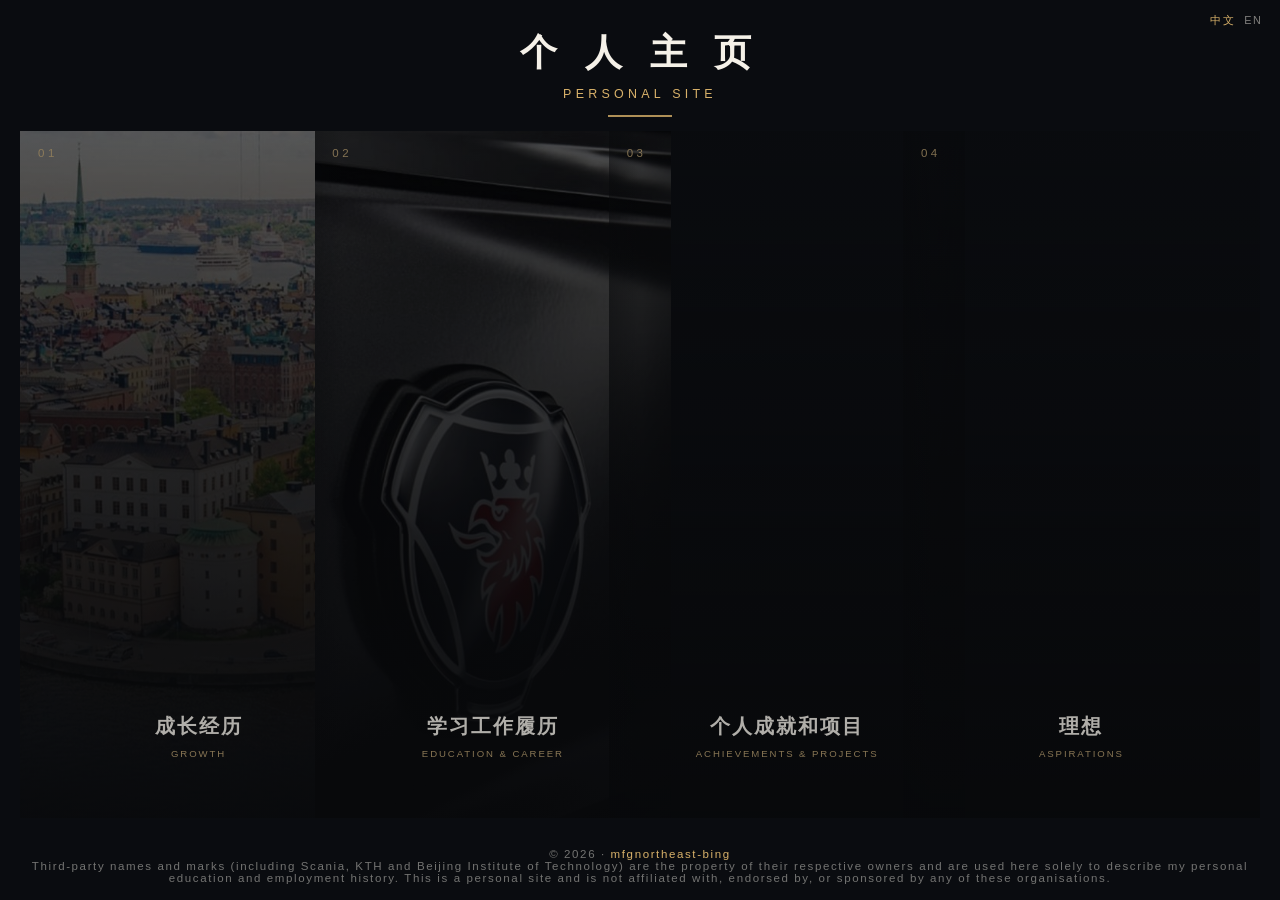
<file: index.html>
<!DOCTYPE html>
<html lang="zh-CN">
<head>
<meta charset="UTF-8">
<meta name="viewport" content="width=device-width, initial-scale=1.0">
<title>个人主页 | Personal Site</title>
<meta name="description" content="个人主页 — 成长经历、学习工作履历、个人成就和项目、理想">
<style>
  *{margin:0;padding:0;box-sizing:border-box}
  :root{--gold:#d9b26a;--paper:#f5f1e8;--overlap:5%}
  html,body{height:100%}
  body{font-family:-apple-system,"Segoe UI","PingFang SC","Microsoft YaHei",sans-serif;
    background:#0a0c10;color:var(--paper);height:100vh;overflow:hidden;
    display:flex;flex-direction:column}
  header{position:relative;z-index:5;text-align:center;padding:1.8rem 1rem .9rem;flex:0 0 auto}
  header h1{font-size:clamp(1.4rem,3vw,2.3rem);letter-spacing:.24em;font-weight:600}
  header .sub{margin-top:.55rem;font-size:.78rem;letter-spacing:.34em;color:var(--gold);text-transform:uppercase}
  header .rule{width:64px;height:2px;background:var(--gold);margin:.9rem auto 0;opacity:.8}

  main{flex:1 1 auto;display:flex;flex-direction:row;align-items:stretch;justify-content:center;
    padding:0 clamp(.3rem,1.6vw,1.6rem) 1.2rem;width:100%;max-width:1600px;margin:0 auto;min-height:0}
  .panel{position:relative;flex:1 1 0;min-width:0;display:flex;flex-direction:column;
    align-items:center;justify-content:flex-end;text-align:center;
    text-decoration:none;color:var(--paper);isolation:isolate;
    padding:1.4rem .9rem 2rem;
    background-size:cover;background-position:center;
    filter:saturate(.72) brightness(.72);
    transition:flex-grow .55s cubic-bezier(.22,.61,.36,1),filter .5s ease}
  .panel + .panel{margin-left:calc(-1 * var(--overlap))}
  .panel::before{content:"";position:absolute;inset:0;z-index:-1;pointer-events:none;
    background:linear-gradient(180deg,rgba(10,12,16,.32) 0%,rgba(10,12,16,.7) 60%,rgba(10,12,16,.94) 100%);
    transition:opacity .5s ease}
  .panel::after{content:"";position:absolute;inset:0;z-index:-1;pointer-events:none;
    background:linear-gradient(90deg,rgba(10,12,16,.28) 0%,rgba(10,12,16,0) calc(var(--overlap) * 1.6),
      rgba(10,12,16,0) calc(100% - var(--overlap) * 1.6),rgba(10,12,16,.28) 100%);
    transition:opacity .5s ease}
  .panel:first-child::after{background:linear-gradient(90deg,rgba(10,12,16,0) 0%,
      rgba(10,12,16,0) calc(100% - var(--overlap) * 1.6),rgba(10,12,16,.28) 100%)}
  .panel:last-child::after{background:linear-gradient(90deg,rgba(10,12,16,.28) 0%,
      rgba(10,12,16,0) calc(var(--overlap) * 1.6),rgba(10,12,16,0) 100%)}
  .panel:hover,.panel:focus-visible{flex-grow:1.7;filter:saturate(1.02) brightness(.92);outline:none;z-index:3}
  .panel:hover::before,.panel:focus-visible::before{opacity:.68}
  .panel:hover::after,.panel:focus-visible::after{opacity:.4}
  .panel .idx{position:absolute;top:1rem;left:1.1rem;z-index:2;font-size:.72rem;letter-spacing:.3em;color:var(--gold);opacity:.85}
  .panel .title{position:relative;z-index:2;font-size:clamp(.95rem,1.55vw,1.5rem);font-weight:600;
    letter-spacing:.1em;line-height:1.4}
  .panel .en{position:relative;z-index:2;margin-top:.5rem;font-size:.6rem;letter-spacing:.2em;text-transform:uppercase;color:var(--gold);opacity:.9}
  .panel .more{position:relative;z-index:2;margin-top:.7rem;font-size:.72rem;letter-spacing:.16em;
    opacity:0;transform:translateY(6px);transition:opacity .45s ease .08s,transform .45s ease .08s}
  .panel:hover .more,.panel:focus-visible .more{opacity:.85;transform:translateY(0)}

  footer{flex:0 0 auto;position:relative;z-index:5;text-align:center;padding:.7rem 1rem 1rem;
    font-size:.72rem;letter-spacing:.14em;color:rgba(245,241,232,.45)}
  footer a{color:var(--gold);text-decoration:none}
  .lang{position:absolute;top:.9rem;right:1.1rem;z-index:10;font-size:.68rem;letter-spacing:.14em}
  .lang a{color:rgba(245,241,232,.5);text-decoration:none;margin-left:.55rem}
  .lang a.on{color:var(--gold)}

  @media (max-width:760px), (max-aspect-ratio:1/1) and (max-width:900px){
    body{height:auto;min-height:100vh;overflow-y:auto;overflow-x:hidden}
    header{padding-top:2.8rem}
    main{flex-direction:column;align-items:stretch;padding:.4rem 1rem 1.6rem;gap:.5rem;max-width:none}
    .panel{flex:0 0 auto;min-height:200px;border-radius:12px;padding:1.2rem 1.2rem 1.6rem;justify-content:flex-end}
    .panel + .panel{margin-left:0}
    .panel::after,.panel:first-child::after,.panel:last-child::after{
      background:linear-gradient(180deg,rgba(10,12,16,.6) 0%,rgba(10,12,16,0) 12%,
      rgba(10,12,16,0) 88%,rgba(10,12,16,.6) 100%)}
    .panel:hover,.panel:focus-visible{flex-grow:0}
    .panel .title{font-size:1.15rem}
    .panel .more{opacity:.7;transform:none}
    .panel .en{display:inline-block}
  }
</style>
</head>
<body>
  <div class="lang"><a class="on" href="./">中文</a><a href="./en/">EN</a></div>
  <header>
    <h1>个 人 主 页</h1>
    <div class="sub">Personal Site</div>
    <div class="rule"></div>
  </header>
  <main>
    <a class="panel" href="growth.html" style="background-image:url('img/growth-bg.jpg')">
      <span class="idx">01</span><span class="title">成长经历</span><span class="en">Growth</span><span class="more">走进来 →</span>
    </a>
    <a class="panel" href="career.html" style="background-image:url('img/career-bg.jpg')">
      <span class="idx">02</span><span class="title">学习工作履历</span><span class="en">Education &amp; Career</span><span class="more">走进来 →</span>
    </a>
    <a class="panel" href="achievements.html" style="background-image:url('https://images.unsplash.com/photo-1487958449943-2429e8be8625?auto=format&fit=crop&w=1200&q=70')">
      <span class="idx">03</span><span class="title">个人成就和项目</span><span class="en">Achievements &amp; Projects</span><span class="more">走进来 →</span>
    </a>
    <a class="panel" href="dreams.html" style="background-image:url('https://images.unsplash.com/photo-1470252649378-9c29740c9fa8?auto=format&fit=crop&w=1200&q=70')">
      <span class="idx">04</span><span class="title">理想</span><span class="en">Aspirations</span><span class="more">走进来 →</span>
    </a>
  </main>
  <footer>© <span id="y"></span> · <a href="https://github.com/mfgnortheast-bing">mfgnortheast-bing</a>
    <div class="disclaim">Third-party names and marks (including Scania, KTH and Beijing Institute of Technology) are the property of their respective owners and are used here solely to describe my personal education and employment history. This is a personal site and is not affiliated with, endorsed by, or sponsored by any of these organisations.</div>
    <script>document.getElementById('y').textContent=new Date().getFullYear();</script>
  </footer>
</body>
</html>
</file>
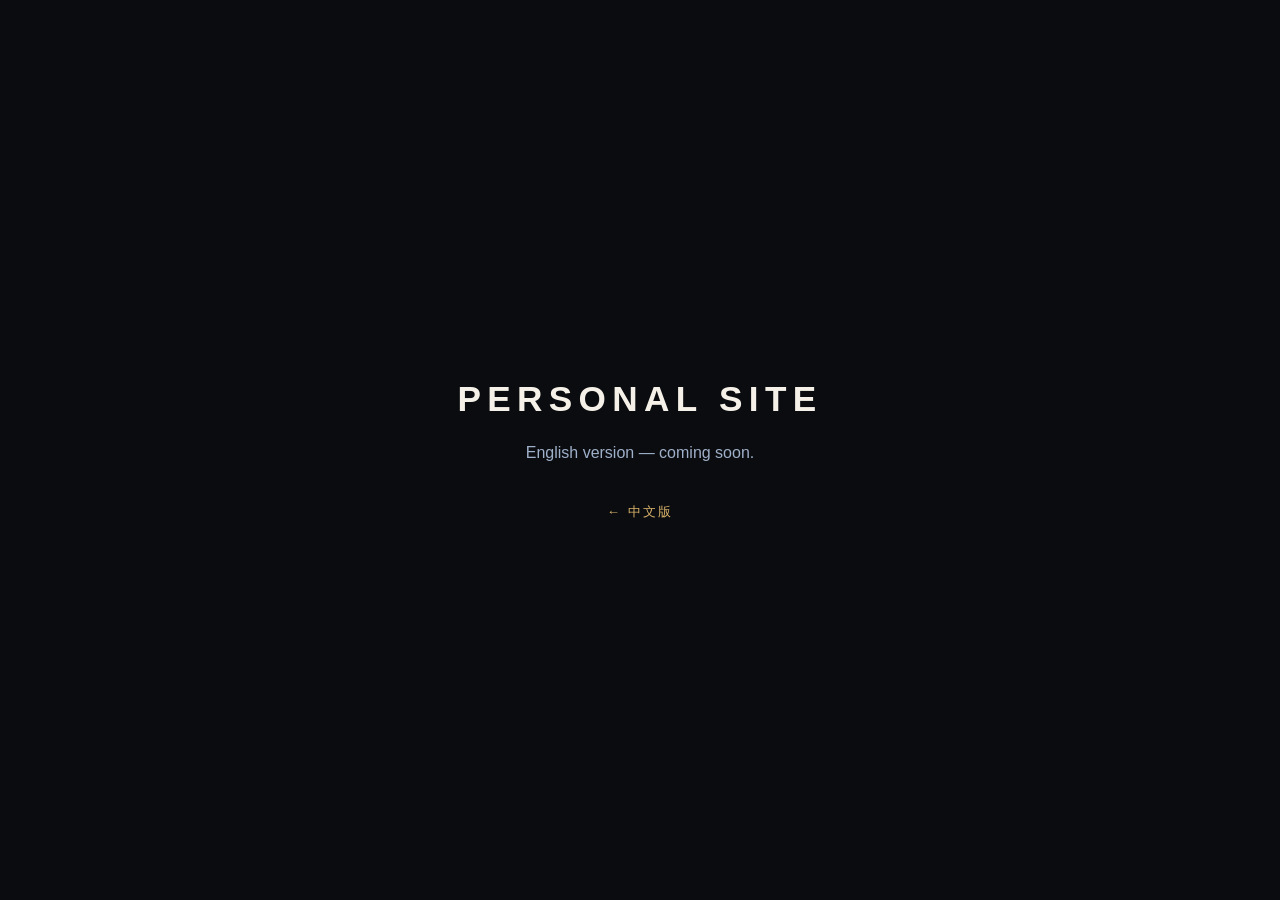
<file: en/index.html>
<!DOCTYPE html>
<html lang="en">
<head>
<meta charset="UTF-8">
<meta name="viewport" content="width=device-width, initial-scale=1.0">
<title>Personal Site</title>
<style>
  *{margin:0;padding:0;box-sizing:border-box}
  body{font-family:-apple-system,"Segoe UI",Roboto,sans-serif;background:#0a0c10;color:#f5f1e8;
    min-height:100vh;display:flex;align-items:center;justify-content:center;text-align:center;padding:2rem}
  .box{max-width:560px}
  h1{font-size:clamp(1.4rem,3.4vw,2.2rem);letter-spacing:.18em;font-weight:600}
  p{margin-top:1.2rem;color:#9fb0c9;line-height:1.9}
  a{color:#d9b26a;text-decoration:none}
  .back{display:inline-block;margin-top:2.2rem;font-size:.82rem;letter-spacing:.16em}
</style>
</head>
<body>
  <div class="box">
    <h1>PERSONAL SITE</h1>
    <p>English version — coming soon.</p>
    <a class="back" href="../">← 中文版</a>
  </div>
</body>
</html>
</file>
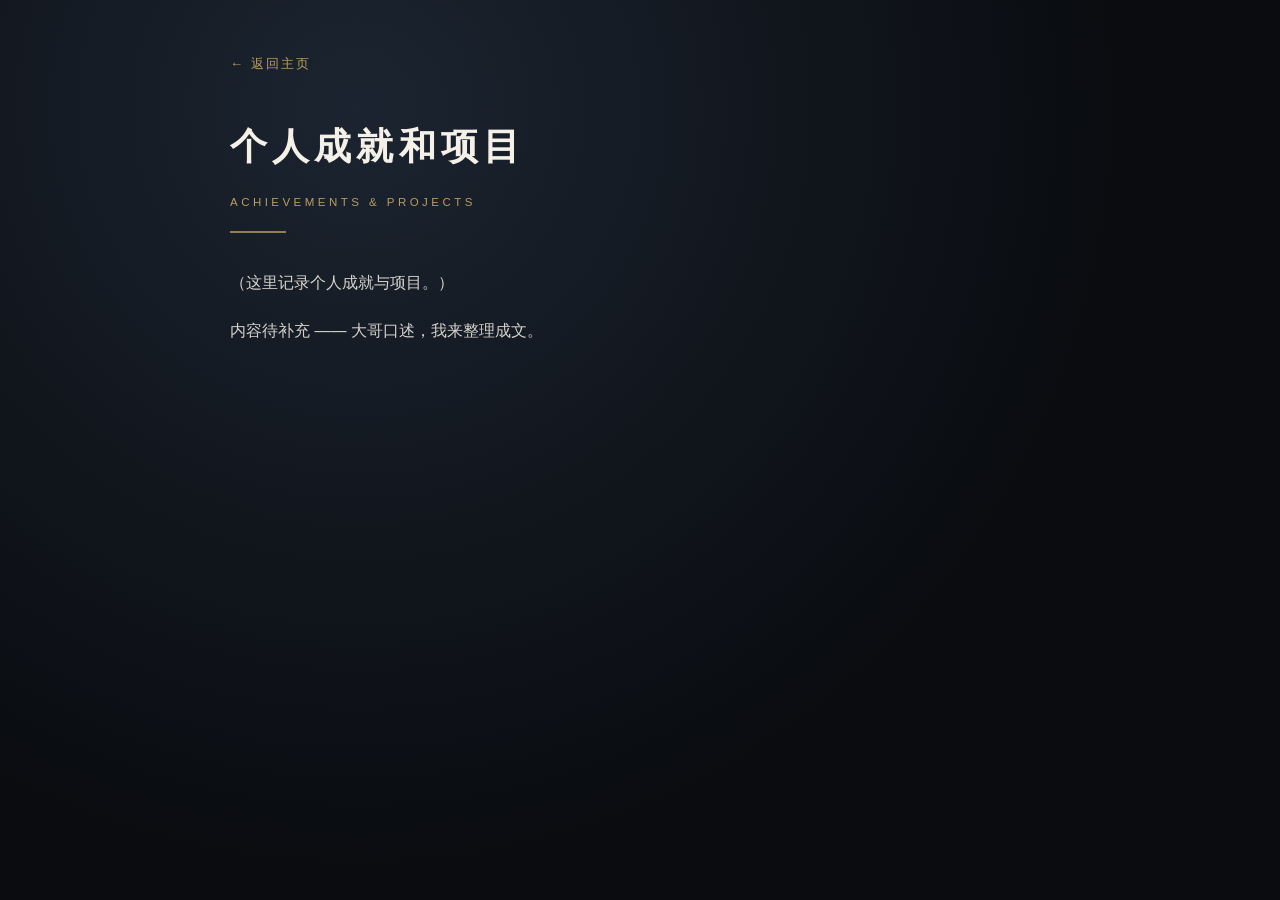
<file: achievements.html>
<!DOCTYPE html>
<html lang="zh-CN">
<head>
<meta charset="UTF-8">
<meta name="viewport" content="width=device-width, initial-scale=1.0">
<title>个人成就和项目 | 个人主页</title>
<link rel="stylesheet" href="style.css">
</head>
<body class="page">
  <div class="wrap">
    <a class="back" href="./">← 返回主页</a>
    <h1>个人成就和项目</h1>
    <p class="eyebrow">Achievements &amp; Projects</p>
    <div class="content">
      <p>（这里记录个人成就与项目。）</p>
      <p>内容待补充 —— 大哥口述，我来整理成文。</p>
    </div>
  </div>
</body>
</html>
</file>
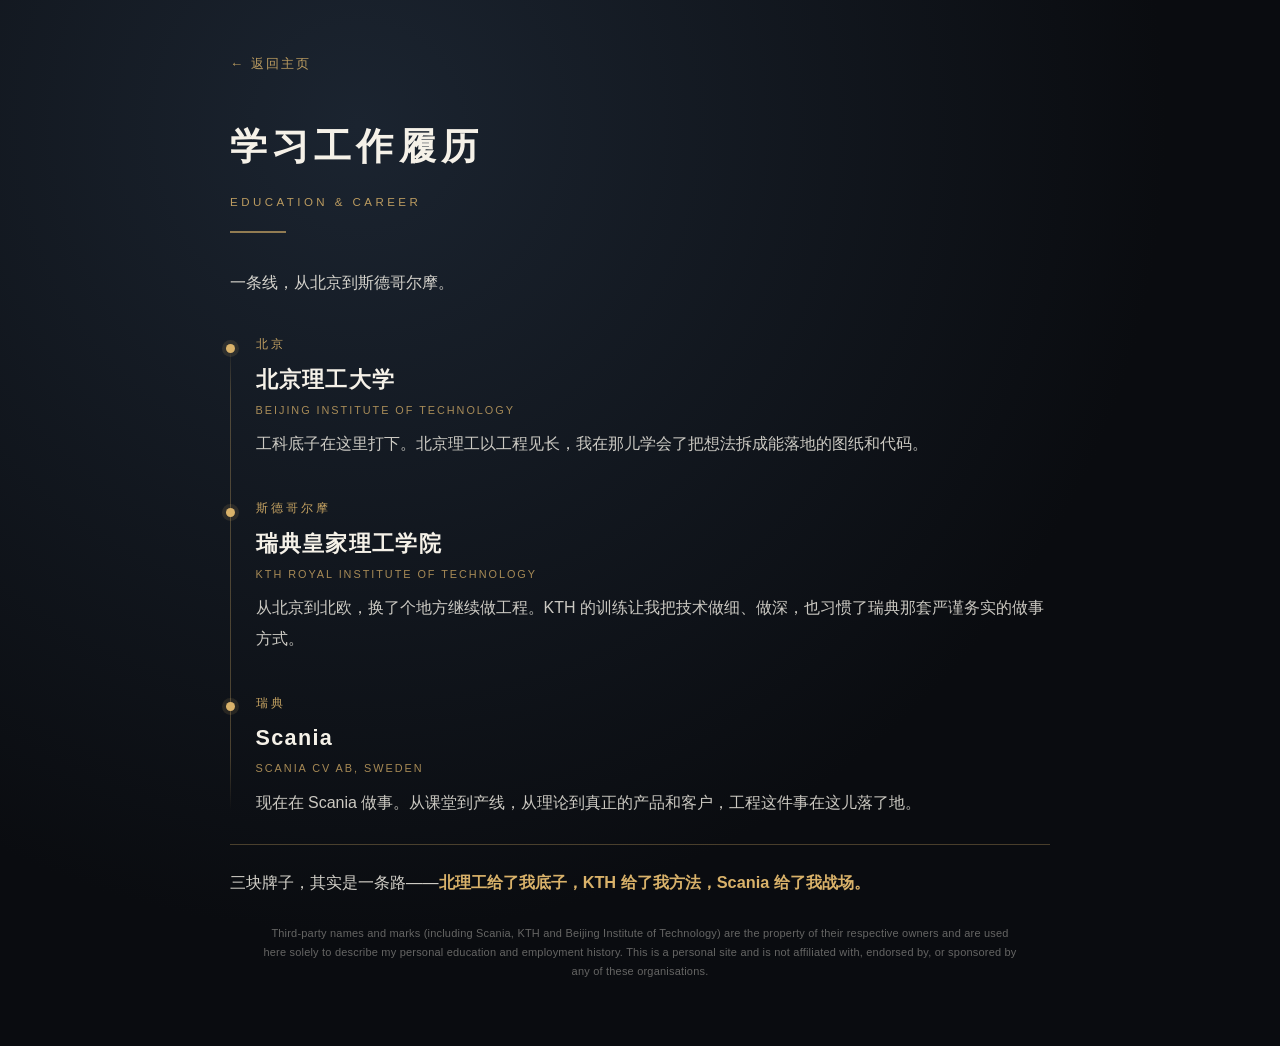
<file: career.html>
<!DOCTYPE html>
<html lang="zh-CN">
<head>
<meta charset="UTF-8">
<meta name="viewport" content="width=device-width, initial-scale=1.0">
<title>学习工作履历 | 个人主页</title>
<link rel="stylesheet" href="style.css">
</head>
<body class="page">
  <div class="wrap">
    <a class="back" href="./">← 返回主页</a>
    <h1>学习工作履历</h1>
    <p class="eyebrow">Education &amp; Career</p>
    <div class="content">

      <p>一条线，从北京到斯德哥尔摩。</p>

      <div class="timeline">
        <div class="tl-item">
          <div class="tl-year">北京</div>
          <h2>北京理工大学 <span class="en">Beijing Institute of Technology</span></h2>
          <p>工科底子在这里打下。北京理工以工程见长，我在那儿学会了把想法拆成能落地的图纸和代码。</p>
        </div>

        <div class="tl-item">
          <div class="tl-year">斯德哥尔摩</div>
          <h2>瑞典皇家理工学院 <span class="en">KTH Royal Institute of Technology</span></h2>
          <p>从北京到北欧，换了个地方继续做工程。KTH 的训练让我把技术做细、做深，也习惯了瑞典那套严谨务实的做事方式。</p>
        </div>

        <div class="tl-item">
          <div class="tl-year">瑞典</div>
          <h2>Scania <span class="en">Scania CV AB, Sweden</span></h2>
          <p>现在在 Scania 做事。从课堂到产线，从理论到真正的产品和客户，工程这件事在这儿落了地。</p>
        </div>
      </div>

      <p class="bridge">三块牌子，其实是一条路——<strong>北理工给了我底子，KTH 给了我方法，Scania 给了我战场。</strong></p>

      <p class="disclaim">Third-party names and marks (including Scania, KTH and Beijing Institute of Technology) are the property of their respective owners and are used here solely to describe my personal education and employment history. This is a personal site and is not affiliated with, endorsed by, or sponsored by any of these organisations.</p>

    </div>
  </div>
</body>
</html>
</file>
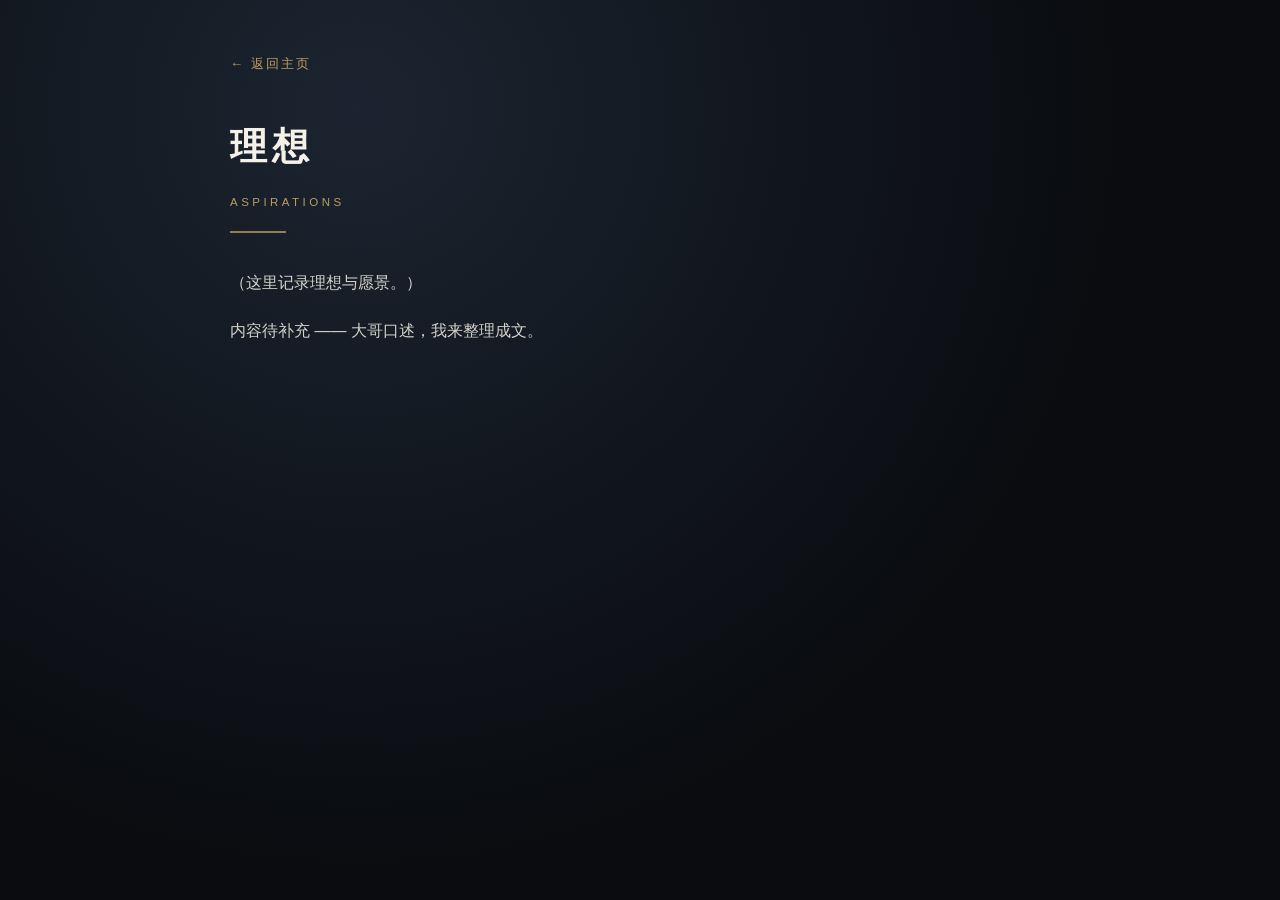
<file: dreams.html>
<!DOCTYPE html>
<html lang="zh-CN">
<head>
<meta charset="UTF-8">
<meta name="viewport" content="width=device-width, initial-scale=1.0">
<title>理想 | 个人主页</title>
<link rel="stylesheet" href="style.css">
</head>
<body class="page">
  <div class="wrap">
    <a class="back" href="./">← 返回主页</a>
    <h1>理想</h1>
    <p class="eyebrow">Aspirations</p>
    <div class="content">
      <p>（这里记录理想与愿景。）</p>
      <p>内容待补充 —— 大哥口述，我来整理成文。</p>
    </div>
  </div>
</body>
</html>
</file>
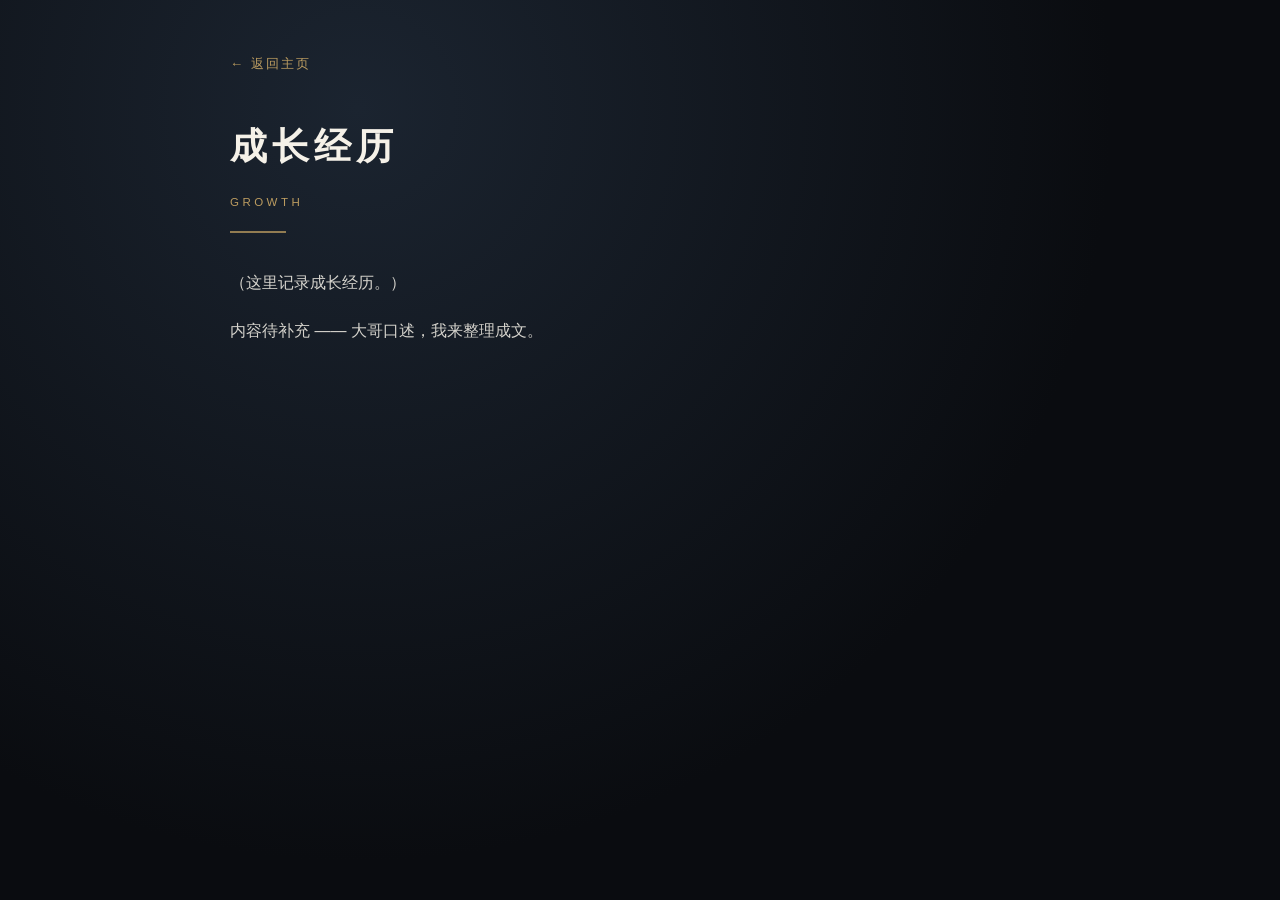
<file: growth.html>
<!DOCTYPE html>
<html lang="zh-CN">
<head>
<meta charset="UTF-8">
<meta name="viewport" content="width=device-width, initial-scale=1.0">
<title>成长经历 | 个人主页</title>
<link rel="stylesheet" href="style.css">
</head>
<body class="page">
  <div class="wrap">
    <a class="back" href="./">← 返回主页</a>
    <h1>成长经历</h1>
    <p class="eyebrow">Growth</p>
    <div class="content">
      <p>（这里记录成长经历。）</p>
      <p>内容待补充 —— 大哥口述，我来整理成文。</p>
    </div>
  </div>
</body>
</html>
</file>
<file: style.css>
/* 子页通用样式 */
*{margin:0;padding:0;box-sizing:border-box}
:root{--gold:#d9b26a;--paper:#f5f1e8;--line:rgba(217,178,106,.3)}
body.page{font-family:-apple-system,"Segoe UI","PingFang SC","Microsoft YaHei",sans-serif;
  background:radial-gradient(circle at 28% 12%,#1b2430 0%,#0a0c10 62%);
  color:var(--paper);min-height:100vh;padding:clamp(1.2rem,4vw,3rem);line-height:1.9}
.wrap{max-width:820px;margin:0 auto}
.back{display:inline-block;margin-bottom:2.2rem;font-size:.82rem;letter-spacing:.16em;color:var(--gold);text-decoration:none;opacity:.85}
.back:hover{opacity:1}
h1{font-size:clamp(1.5rem,3.6vw,2.3rem);font-weight:600;letter-spacing:.14em}
.eyebrow{margin-top:.6rem;font-size:.72rem;letter-spacing:.3em;text-transform:uppercase;color:var(--gold);opacity:.85}
.eyebrow::after{content:"";display:block;width:56px;height:2px;background:var(--gold);margin-top:1.1rem;opacity:.75}
.content{margin-top:2.2rem}
.content p{margin-bottom:1.1rem;color:rgba(245,241,232,.86)}

/* 履历时间线 */
.timeline{position:relative;margin:2.2rem 0 1.6rem;padding-left:1.6rem}
.timeline::before{content:"";position:absolute;left:0;top:.5rem;bottom:.5rem;width:1px;
  background:linear-gradient(180deg,transparent,var(--line) 12%,var(--line) 88%,transparent)}
.tl-item{position:relative;margin-bottom:2.4rem}
.tl-item:last-child{margin-bottom:0}
.tl-item::before{content:"";position:absolute;left:-1.6rem;top:.62rem;width:9px;height:9px;
  border-radius:50%;background:var(--gold);transform:translateX(-4px);box-shadow:0 0 0 4px rgba(217,178,106,.12)}
.tl-year{font-size:.72rem;letter-spacing:.28em;text-transform:uppercase;color:var(--gold);opacity:.9;margin-bottom:.5rem}
.tl-item h2{font-size:clamp(1.05rem,2.2vw,1.35rem);font-weight:600;letter-spacing:.06em;line-height:1.5}
.tl-item h2 .en{display:block;margin-top:.35rem;font-size:.68rem;letter-spacing:.18em;text-transform:uppercase;
  color:rgba(217,178,106,.75);font-weight:400}
.tl-item p{margin-top:.7rem;color:rgba(245,241,232,.82)}
.bridge{margin-top:1.6rem;padding-top:1.4rem;border-top:1px solid var(--line);
  color:rgba(245,241,232,.9);font-size:1.02rem}
.bridge strong{color:var(--gold);font-weight:600}


.disclaim{max-width:760px;margin:26px auto 0;font-size:11px;line-height:1.7;letter-spacing:.2px;opacity:.45;text-align:center}
.disclaim, .disclaim a{color:inherit}
</file>
